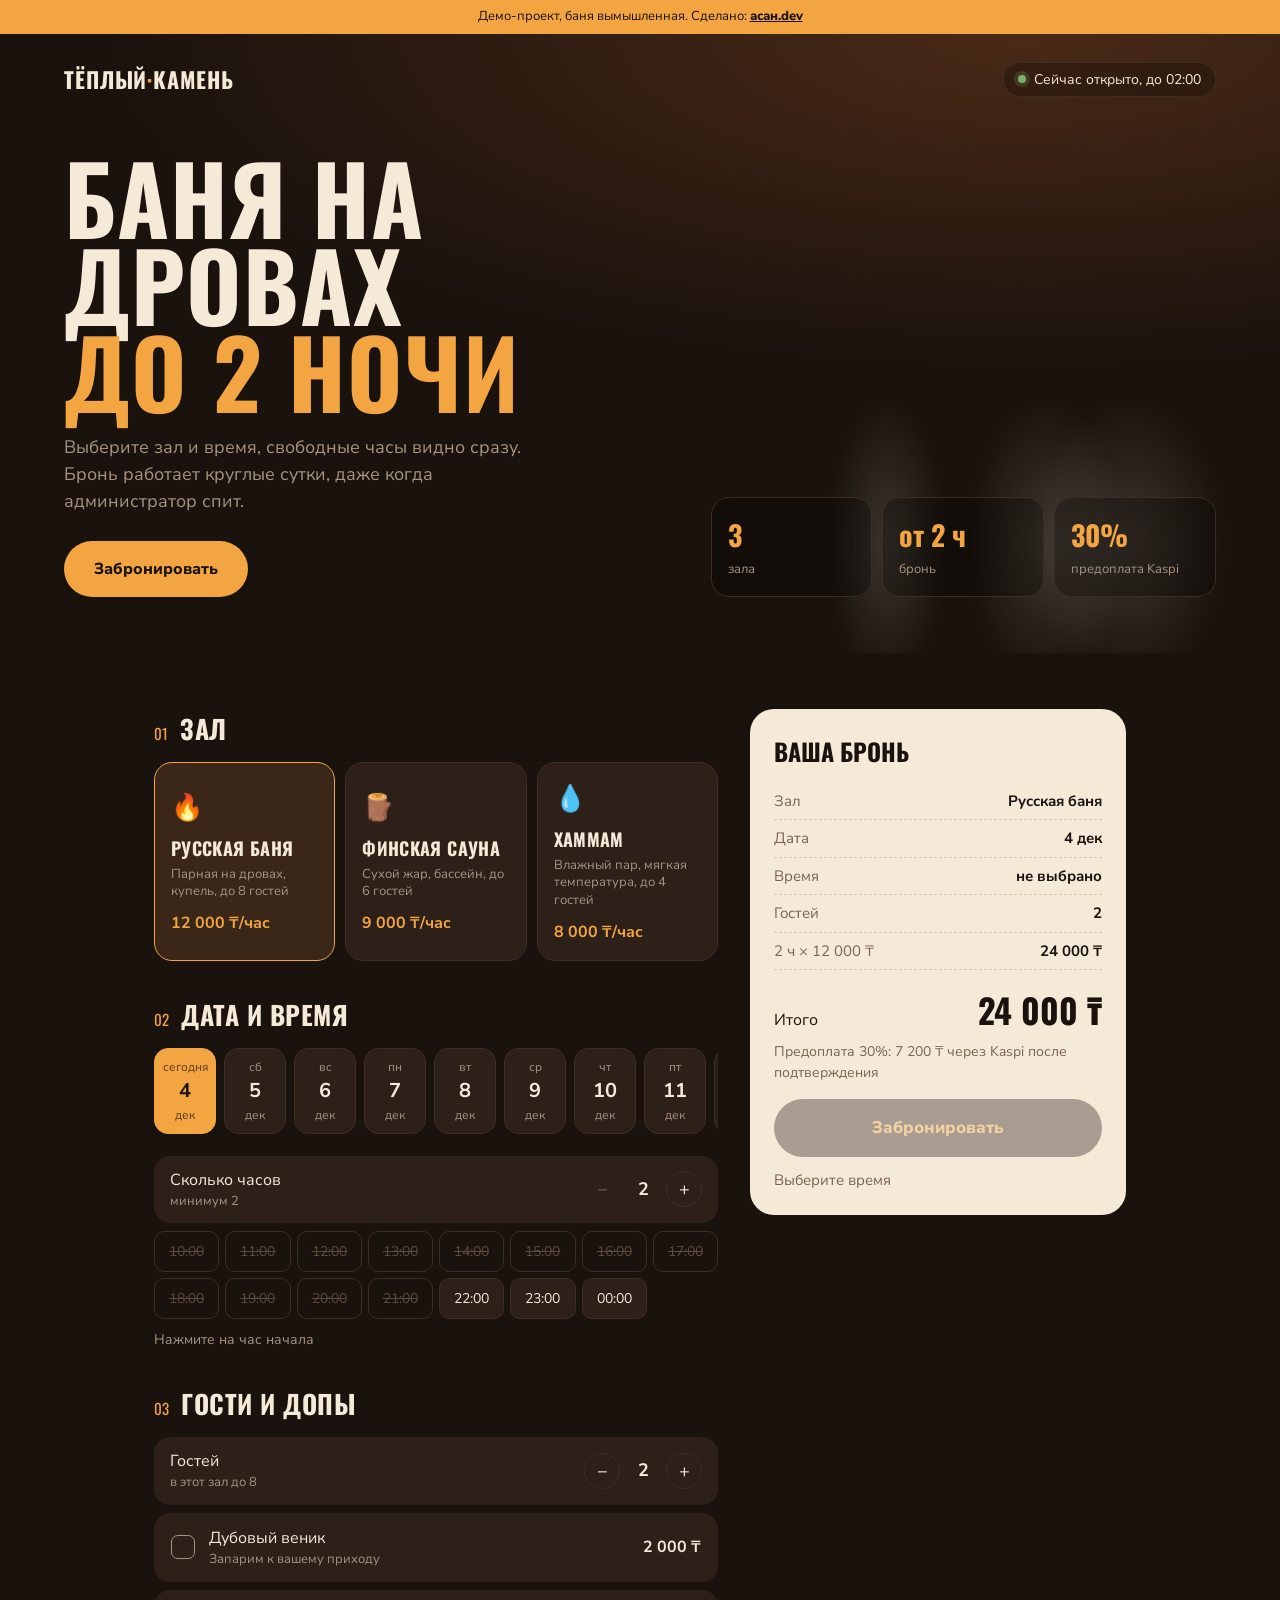
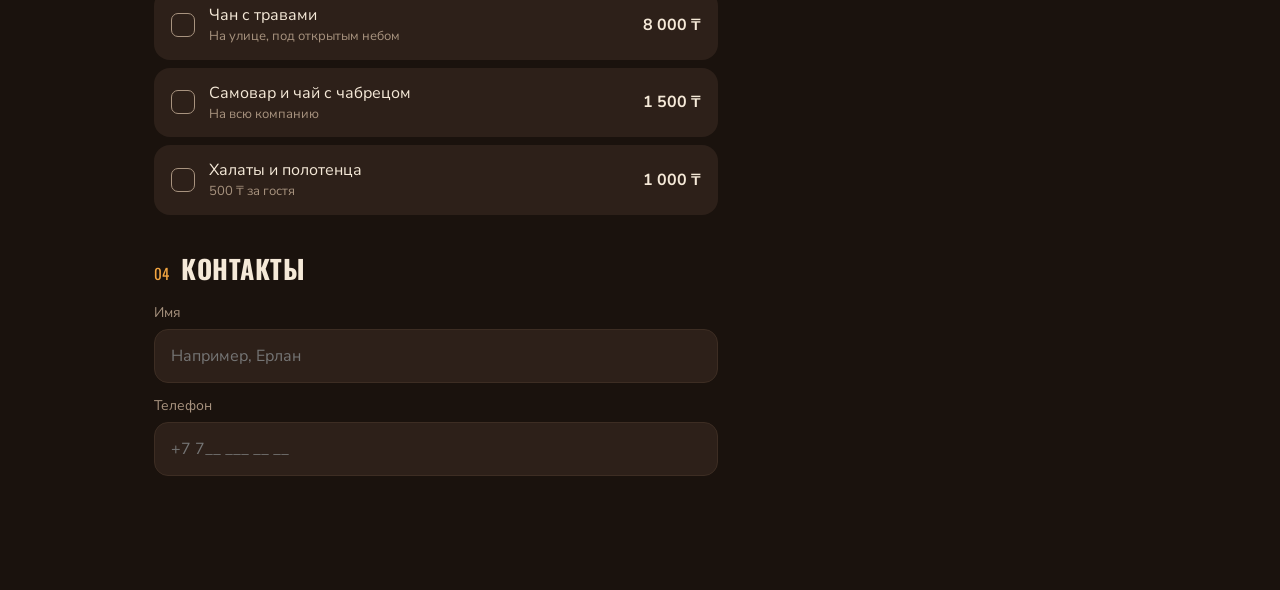
<file: demos/banya/index.html>
<!doctype html>
<html lang="ru">
<head>
<meta charset="utf-8">
<meta name="viewport" content="width=device-width, initial-scale=1">
<title>Баня «Тёплый камень», бронь онлайн (демо)</title>
<link rel="preconnect" href="https://fonts.googleapis.com">
<link rel="preconnect" href="https://fonts.gstatic.com" crossorigin>
<link href="https://fonts.googleapis.com/css2?family=Oswald:wght@500;700&family=Nunito+Sans:wght@400;600;800&display=swap" rel="stylesheet">
<style>
  :root { --bg:#1a120d; --bg-2:#241913; --card:#2d2019; --line:#3d2d23; --amber:#f2a541; --ember:#e2562c; --cream:#f5e9d8; --muted:#a8937f; --green:#7fb069; }
  * { box-sizing:border-box; }
  body { margin:0; background:var(--bg); color:var(--cream); font:400 16px/1.5 'Nunito Sans',system-ui,sans-serif; }
  button { font:inherit; cursor:pointer; color:inherit; }
  h1, h2, h3 { font-family:'Oswald',sans-serif; text-transform:uppercase; margin:0; }
  .demo-bar { background:var(--amber); color:var(--bg); text-align:center; font-size:13px; padding:7px 12px; }
  .demo-bar a { color:inherit; font-weight:800; }

  /* Первый экран */
  .hero { position:relative; overflow:hidden; padding:28px clamp(20px,5vw,64px) 56px; background:radial-gradient(120% 90% at 80% 0%, #4a2a17 0%, var(--bg) 60%); }
  .top { display:flex; justify-content:space-between; align-items:center; gap:16px; flex-wrap:wrap; }
  .logo { font-family:'Oswald',sans-serif; font-weight:700; font-size:22px; letter-spacing:.04em; text-transform:uppercase; }
  .logo span { color:var(--amber); }
  .open-now { display:inline-flex; align-items:center; gap:8px; font-size:14px; border:1px solid var(--line); border-radius:99px; padding:6px 14px; background:rgba(0,0,0,.25); }
  .open-now i { width:8px; height:8px; border-radius:50%; background:var(--green); box-shadow:0 0 0 4px rgba(127,176,105,.2); }
  .open-now.night i { background:var(--amber); box-shadow:0 0 0 4px rgba(242,165,65,.2); }
  .hero-body { display:grid; grid-template-columns:1.2fr 1fr; gap:40px; align-items:end; margin-top:56px; position:relative; z-index:1; }
  .hero h1 { font-size:clamp(44px,7.4vw,108px); line-height:.92; letter-spacing:.01em; }
  .hero h1 em { font-style:normal; color:var(--amber); }
  .hero p { color:var(--muted); font-size:18px; max-width:30rem; margin:20px 0 0; }
  .facts { display:grid; grid-template-columns:repeat(3,1fr); gap:10px; }
  .fact { background:rgba(0,0,0,.28); border:1px solid var(--line); border-radius:18px; padding:16px; }
  .fact b { display:block; font-family:'Oswald',sans-serif; font-size:28px; color:var(--amber); }
  .fact span { font-size:13px; color:var(--muted); }
  .cta { display:inline-block; margin-top:26px; background:var(--amber); color:var(--bg); border:0; border-radius:99px; padding:16px 30px; font-weight:800; text-decoration:none; }

  /* Пар */
  .steam { position:absolute; bottom:-40px; width:160px; height:300px; border-radius:50%; background:radial-gradient(closest-side, rgba(245,233,216,.16), transparent); filter:blur(8px); animation:rise 7s ease-in infinite; pointer-events:none; }
  .steam.s1 { right:12%; } .steam.s2 { right:26%; animation-delay:2.3s; width:120px; } .steam.s3 { right:4%; animation-delay:4.6s; width:200px; }
  @keyframes rise { 0% { transform:translateY(40px) scale(.7); opacity:0; } 30% { opacity:1; } 100% { transform:translateY(-320px) scale(1.4); opacity:0; } }

  /* Бронь */
  .book { max-width:1100px; margin:0 auto; padding:56px clamp(20px,5vw,64px) 80px; display:grid; grid-template-columns:1.5fr 1fr; gap:32px; align-items:start; }
  .book > * { min-width:0; }  /* иначе лента дат растягивает колонку и всю страницу на телефоне */
  .sec { margin-bottom:34px; }
  .sec-h { display:flex; align-items:baseline; gap:12px; margin-bottom:14px; }
  .sec-h i { font-style:normal; font-family:'Oswald',sans-serif; color:var(--amber); font-size:15px; }
  .sec-h h2 { font-size:26px; letter-spacing:.02em; }
  .rooms { display:grid; grid-template-columns:repeat(3,1fr); gap:10px; }
  .room { text-align:left; background:var(--card); border:1.5px solid var(--line); border-radius:18px; padding:16px; transition:border-color .2s, transform .2s; }
  .room:hover { transform:translateY(-2px); }
  .room.sel { border-color:var(--amber); background:#3a2718; }
  .room .ic { font-size:26px; }
  .room h3 { font-size:18px; margin:8px 0 4px; letter-spacing:.02em; }
  .room small { display:block; color:var(--muted); font-size:13px; line-height:1.35; }
  .room b { display:block; margin-top:10px; color:var(--amber); }

  .days { display:flex; gap:8px; overflow-x:auto; padding-bottom:8px; margin-bottom:14px; scrollbar-width:thin; }
  .day { flex:0 0 62px; border:1.5px solid var(--line); background:var(--card); border-radius:14px; padding:9px 0; text-align:center; }
  .day small { display:block; color:var(--muted); font-size:12px; }
  .day b { font-size:20px; }
  .day.sel { background:var(--amber); color:var(--bg); border-color:var(--amber); }
  .day.sel small { color:#5a3a1c; }
  .hours { display:grid; grid-template-columns:repeat(8,1fr); gap:6px; }
  .hour { border:1.5px solid var(--line); background:var(--card); border-radius:10px; padding:9px 0; font-size:14px; }
  .hour:disabled { color:#5c4a3d; text-decoration:line-through; cursor:not-allowed; background:transparent; }
  .hour.sel { background:var(--amber); color:var(--bg); border-color:var(--amber); font-weight:800; }
  .hour.in { background:#5a3a1c; border-color:#5a3a1c; }
  .hint { color:var(--muted); font-size:14px; margin:10px 0 0; }
  .hint.err { color:var(--ember); }

  .row { display:flex; align-items:center; justify-content:space-between; gap:16px; background:var(--card); border-radius:16px; padding:12px 16px; margin-bottom:8px; }
  .row span small { display:block; color:var(--muted); font-size:13px; }
  .row > b { white-space:nowrap; }
  .stepper { display:flex; align-items:center; gap:12px; }
  .stepper button { width:36px; height:36px; border-radius:50%; border:1.5px solid var(--line); background:transparent; font-size:18px; line-height:1; }
  .stepper button:disabled { opacity:.3; cursor:not-allowed; }
  .stepper b { min-width:22px; text-align:center; font-size:18px; }
  .extra { width:100%; text-align:left; border:1.5px solid transparent; }
  .extra .box { width:24px; height:24px; border-radius:7px; border:1.5px solid var(--muted); display:grid; place-items:center; flex-shrink:0; font-size:14px; }
  .extra.sel { border-color:var(--amber); }
  .extra.sel .box { background:var(--amber); border-color:var(--amber); color:var(--bg); }
  .extra .l { display:flex; gap:14px; align-items:center; }

  label { display:block; color:var(--muted); font-size:14px; margin:12px 0 6px; }
  input { width:100%; background:var(--card); border:1.5px solid var(--line); border-radius:14px; padding:14px 16px; color:var(--cream); font:inherit; }
  input:focus { outline:none; border-color:var(--amber); }

  /* Чек */
  .check { position:sticky; top:20px; background:var(--cream); color:var(--bg); border-radius:24px; padding:24px; }
  .check h2 { font-size:24px; margin-bottom:14px; }
  .line { display:flex; justify-content:space-between; gap:12px; padding:7px 0; border-bottom:1px dashed #d8c6ad; font-size:15px; }
  .line span { color:#7a6450; }
  .total { display:flex; justify-content:space-between; align-items:baseline; margin-top:14px; }
  .total b { font-family:'Oswald',sans-serif; font-size:34px; }
  .pre { font-size:14px; color:#7a6450; margin:6px 0 16px; }
  .go { width:100%; background:var(--bg); color:var(--amber); border:0; border-radius:99px; padding:16px; font-weight:800; font-size:17px; }
  .go:disabled { opacity:.35; cursor:not-allowed; }
  .empty { color:#7a6450; font-size:15px; }

  /* Готово */
  .modal { position:fixed; inset:0; background:rgba(10,6,4,.75); display:none; place-items:center; padding:20px; z-index:10; }
  .modal.on { display:grid; animation:fade .3s ease; }
  .modal-box { background:var(--bg-2); border:1px solid var(--line); border-radius:24px; padding:28px; max-width:440px; width:100%; }
  .done-ic { width:60px; height:60px; border-radius:50%; background:var(--green); color:var(--bg); display:grid; place-items:center; font-size:28px; margin-bottom:14px; }
  .modal-box h2 { font-size:30px; }
  .modal-box p { color:var(--muted); }
  .wa { background:#16251a; border:1px solid #2c4a33; border-radius:16px; padding:16px; white-space:pre-wrap; font-size:14px; margin:14px 0 18px; }
  .modal-box .go { background:var(--amber); color:var(--bg); }
  @keyframes fade { from { opacity:0; } }

  @media (max-width:860px) {
    .hero-body { grid-template-columns:1fr; gap:28px; margin-top:40px; }
    .book { grid-template-columns:1fr; padding-top:40px; }
    .check { position:static; }
    .rooms { grid-template-columns:1fr; }
    .room { display:grid; grid-template-columns:auto 1fr auto; gap:4px 14px; align-items:center; }
    .room .ic { grid-row:span 2; }
    .room h3 { margin:0; }
    .room b { margin:0; grid-row:1 / span 2; grid-column:3; }
    .hours { grid-template-columns:repeat(4,1fr); }
  }
</style>
</head>
<body>
<div class="demo-bar">Демо-проект, баня вымышленная. Сделано: <a href="../../">асан.dev</a></div>

<header class="hero">
  <div class="steam s1"></div><div class="steam s2"></div><div class="steam s3"></div>
  <div class="top">
    <div class="logo">Тёплый<span>·</span>камень</div>
    <div class="open-now" id="openNow"><i></i><span></span></div>
  </div>
  <div class="hero-body">
    <div>
      <h1>Баня на дровах<br><em>до 2 ночи</em></h1>
      <p>Выберите зал и время, свободные часы видно сразу. Бронь работает круглые сутки, даже когда администратор спит.</p>
      <a class="cta" href="#book">Забронировать</a>
    </div>
    <div class="facts">
      <div class="fact"><b>3</b><span>зала</span></div>
      <div class="fact"><b>от 2 ч</b><span>бронь</span></div>
      <div class="fact"><b>30%</b><span>предоплата Kaspi</span></div>
    </div>
  </div>
</header>

<main class="book" id="book">
  <div>
    <section class="sec">
      <div class="sec-h"><i>01</i><h2>Зал</h2></div>
      <div class="rooms" id="rooms"></div>
    </section>
    <section class="sec">
      <div class="sec-h"><i>02</i><h2>Дата и время</h2></div>
      <div class="days" id="days"></div>
      <div class="row">
        <span>Сколько часов<small>минимум 2</small></span>
        <div class="stepper"><button id="durMinus" aria-label="Меньше часов">−</button><b id="dur">2</b><button id="durPlus" aria-label="Больше часов">+</button></div>
      </div>
      <div class="hours" id="hours"></div>
      <p class="hint" id="hint">Нажмите на час начала</p>
    </section>
    <section class="sec">
      <div class="sec-h"><i>03</i><h2>Гости и допы</h2></div>
      <div class="row">
        <span>Гостей<small id="capNote"></small></span>
        <div class="stepper"><button id="gMinus" aria-label="Меньше гостей">−</button><b id="guests">2</b><button id="gPlus" aria-label="Больше гостей">+</button></div>
      </div>
      <div id="extras"></div>
    </section>
    <section class="sec">
      <div class="sec-h"><i>04</i><h2>Контакты</h2></div>
      <label for="nm">Имя</label><input id="nm" placeholder="Например, Ерлан" autocomplete="name">
      <label for="ph">Телефон</label><input id="ph" inputmode="tel" placeholder="+7 7__ ___ __ __" autocomplete="tel">
    </section>
  </div>

  <aside class="check" id="check"></aside>
</main>

<div class="modal" id="modal"><div class="modal-box" id="modalBox"></div></div>

<script>
const ROOMS = [
  { name:'Русская баня', ic:'🔥', note:'Парная на дровах, купель, до 8 гостей', price:12000, cap:8 },
  { name:'Финская сауна', ic:'🪵', note:'Сухой жар, бассейн, до 6 гостей', price:9000, cap:6 },
  { name:'Хаммам', ic:'💧', note:'Влажный пар, мягкая температура, до 4 гостей', price:8000, cap:4 }
];
const EXTRAS = [
  { name:'Дубовый веник', note:'Запарим к вашему приходу', price:2000 },
  { name:'Чан с травами', note:'На улице, под открытым небом', price:8000 },
  { name:'Самовар и чай с чабрецом', note:'На всю компанию', price:1500 },
  { name:'Халаты и полотенца', note:'500 ₸ за гостя', price:500, perGuest:true }
];
// Часы начала: с 10:00 до 00:00, баня закрывается в 2 ночи
const HOURS = [10,11,12,13,14,15,16,17,18,19,20,21,22,23,24];
const CLOSE = 26;
const DOW = ['вс','пн','вт','ср','чт','пт','сб'];
const MON = ['янв','фев','мар','апр','мая','июн','июл','авг','сен','окт','ноя','дек'];
const fmt = n => n.toLocaleString('ru-RU') + ' ₸';
const hh = h => String(h % 24).padStart(2, '0') + ':00';

const st = { room:0, day:0, start:null, dur:2, guests:2, extras:new Set(), name:'', phone:'' };
const days = Array.from({ length:14 }, (_, i) => { const d = new Date(); d.setDate(d.getDate() + i); return d; });

// «Занятые» часы: зависят от даты и зала, чтобы картинка не прыгала при каждом клике
function busy(h) {
  if (st.day === 0) {
    const now = new Date().getHours();
    if (now < 3) { if (h < 10) return true; } else if (h <= now) return true;
  }
  const seed = (st.day * 17 + h * 5 + st.room * 11) % 9;
  return seed < 2 || (h >= 18 && h <= 21 && seed < 4);
}
function fits(start) {
  if (start + st.dur > CLOSE) return false;
  for (let h = start; h < start + st.dur; h++) if (HOURS.includes(h) && busy(h)) return false;  // 01:00 начала нет, этот час всегда свободен
  return true;
}

function renderOpen() {
  const h = new Date().getHours();
  const open = h >= 10 || h < 2;
  const el = document.getElementById('openNow');
  el.classList.toggle('night', !open);
  el.querySelector('span').textContent = open ? 'Сейчас открыто, до 02:00' : 'Сейчас закрыто, но бронь работает';
}

function renderRooms() {
  rooms.innerHTML = ROOMS.map((r, i) =>
    `<button class="room ${st.room === i ? 'sel' : ''}" data-room="${i}"><span class="ic">${r.ic}</span><h3>${r.name}</h3><small>${r.note}</small><b>${fmt(r.price)}/час</b></button>`).join('');
}
function renderDays() {
  daysEl.innerHTML = days.map((d, i) =>
    `<button class="day ${st.day === i ? 'sel' : ''}" data-day="${i}"><small>${i === 0 ? 'сегодня' : DOW[d.getDay()]}</small><b>${d.getDate()}</b><small>${MON[d.getMonth()]}</small></button>`).join('');
}
function renderHours() {
  let lost = null;
  if (st.start !== null && !fits(st.start)) { lost = st.start; st.start = null; }
  hoursEl.innerHTML = HOURS.map(h => {
    const inRange = st.start !== null && h > st.start && h < st.start + st.dur;
    const cls = h === st.start ? 'sel' : inRange ? 'in' : '';
    return `<button class="hour ${cls}" data-h="${h}" ${busy(h) ? 'disabled' : ''}>${hh(h)}</button>`;
  }).join('');
  dur.textContent = st.dur;
  durMinus.disabled = st.dur <= 2;
  durPlus.disabled = st.dur >= 6;
  hint.classList.toggle('err', lost !== null);
  hint.textContent = lost !== null ? `С ${hh(lost)} на ${st.dur} ч уже не влезает, выберите другое время`
    : st.start === null ? 'Нажмите на час начала' : `С ${hh(st.start)} до ${hh(st.start + st.dur)}`;
}
function renderGuests() {
  const cap = ROOMS[st.room].cap;
  if (st.guests > cap) st.guests = cap;
  guests.textContent = st.guests;
  capNote.textContent = `в этот зал до ${cap}`;
  gMinus.disabled = st.guests <= 1;
  gPlus.disabled = st.guests >= cap;
}
function renderExtras() {
  extras.innerHTML = EXTRAS.map((x, i) =>
    `<button class="row extra ${st.extras.has(i) ? 'sel' : ''}" data-x="${i}"><span class="l"><span class="box">${st.extras.has(i) ? '✓' : ''}</span><span>${x.name}<small>${x.note}</small></span></span><b>${x.perGuest ? fmt(x.price * st.guests) : fmt(x.price)}</b></button>`).join('');
}
function total() {
  let sum = ROOMS[st.room].price * st.dur;
  st.extras.forEach(i => { const x = EXTRAS[i]; sum += x.perGuest ? x.price * st.guests : x.price; });
  return sum;
}
function ready() {
  return st.start !== null && st.name.trim().length > 1 && st.phone.replace(/\D/g, '').length === 11;
}
function renderCheck() {
  const r = ROOMS[st.room], d = days[st.day];
  const lines = [
    ['Зал', r.name],
    ['Дата', `${d.getDate()} ${MON[d.getMonth()]}`],
    ['Время', st.start === null ? 'не выбрано' : `${hh(st.start)}–${hh(st.start + st.dur)}`],
    ['Гостей', st.guests],
    [`${st.dur} ч × ${fmt(r.price)}`, fmt(r.price * st.dur)]
  ];
  st.extras.forEach(i => { const x = EXTRAS[i]; lines.push([x.name, fmt(x.perGuest ? x.price * st.guests : x.price)]); });
  const sum = total();
  check.innerHTML = `<h2>Ваша бронь</h2>
    ${lines.map(([a, b]) => `<div class="line"><span>${a}</span><b>${b}</b></div>`).join('')}
    <div class="total"><span>Итого</span><b>${fmt(sum)}</b></div>
    <p class="pre">Предоплата 30%: ${fmt(Math.round(sum * 0.3 / 100) * 100)} через Kaspi после подтверждения</p>
    <button class="go" id="go" ${ready() ? '' : 'disabled'}>Забронировать</button>
    ${ready() ? '' : `<p class="empty" style="margin:12px 0 0">${st.start === null ? 'Выберите время' : 'Оставьте имя и телефон'}</p>`}`;
}
function renderAll() { renderRooms(); renderDays(); renderHours(); renderGuests(); renderExtras(); renderCheck(); }

const daysEl = document.getElementById('days'), hoursEl = document.getElementById('hours');

rooms.onclick = e => { const b = e.target.closest('[data-room]'); if (!b) return; st.room = +b.dataset.room; renderAll(); };
daysEl.onclick = e => { const b = e.target.closest('[data-day]'); if (!b) return; st.day = +b.dataset.day; st.start = null; renderAll(); };
hoursEl.onclick = e => {
  const b = e.target.closest('[data-h]'); if (!b || b.disabled) return;
  const h = +b.dataset.h;
  if (!fits(h)) {
    st.start = null; renderHours(); renderCheck();
    hint.classList.add('err');
    hint.textContent = h + st.dur > CLOSE ? `С ${hh(h)} на ${st.dur} ч не успеем, закрываемся в 02:00` : `С ${hh(h)} на ${st.dur} ч не получится, дальше занято`;
    return;
  }
  st.start = h; renderHours(); renderCheck();
};
durMinus.onclick = () => { st.dur = Math.max(2, st.dur - 1); renderHours(); renderCheck(); };
durPlus.onclick = () => { st.dur = Math.min(6, st.dur + 1); renderHours(); renderCheck(); };  // если не влезает, время сбрасывается в renderHours
gMinus.onclick = () => { st.guests--; renderGuests(); renderExtras(); renderCheck(); };
gPlus.onclick = () => { st.guests++; renderGuests(); renderExtras(); renderCheck(); };
extras.onclick = e => { const b = e.target.closest('[data-x]'); if (!b) return; const i = +b.dataset.x; st.extras.has(i) ? st.extras.delete(i) : st.extras.add(i); renderExtras(); renderCheck(); };
nm.oninput = () => { st.name = nm.value; renderCheck(); };
ph.oninput = () => {
  let d = ph.value.replace(/\D/g, ''); if (d.startsWith('8')) d = '7' + d.slice(1); if (d && !d.startsWith('7')) d = '7' + d; d = d.slice(0, 11);
  const p = [d.slice(1, 4), d.slice(4, 7), d.slice(7, 9), d.slice(9, 11)];
  ph.value = d ? '+7 ' + p.filter(Boolean).join(' ') : '';
  st.phone = ph.value; renderCheck();
};

check.onclick = e => {
  if (!e.target.closest('#go') || !ready()) return;
  const r = ROOMS[st.room], d = days[st.day], sum = total();
  const ex = [...st.extras].map(i => EXTRAS[i].name).join(', ');
  const text = `Новая бронь 🔥\n${r.name}, ${d.getDate()} ${MON[d.getMonth()]}, ${hh(st.start)}–${hh(st.start + st.dur)}\nГостей: ${st.guests}${ex ? `\nДопы: ${ex}` : ''}\nСумма: ${fmt(sum)}\nКлиент: ${st.name}, ${st.phone}`;
  const h = new Date().getHours(), night = h >= 2 && h < 10;
  modalBox.innerHTML = `<div class="done-ic">✓</div><h2>Бронь принята</h2>
    <p>${night ? 'Сейчас ночь, но заявка уже у администратора. Утром он подтвердит бронь и пришлет ссылку на предоплату.' : 'Администратор подтвердит бронь и пришлет ссылку на предоплату в Kaspi.'} В настоящем сайте владелец сразу получит в WhatsApp такое сообщение:</p>
    <div class="wa">${text.replace(/</g, '&lt;')}</div>
    <button class="go" id="again">Понятно</button>`;
  modal.classList.add('on');
};
modal.onclick = e => { if (e.target.id === 'again' || e.target === modal) modal.classList.remove('on'); };

renderOpen();
renderAll();
</script>
</body>
</html>
</file>
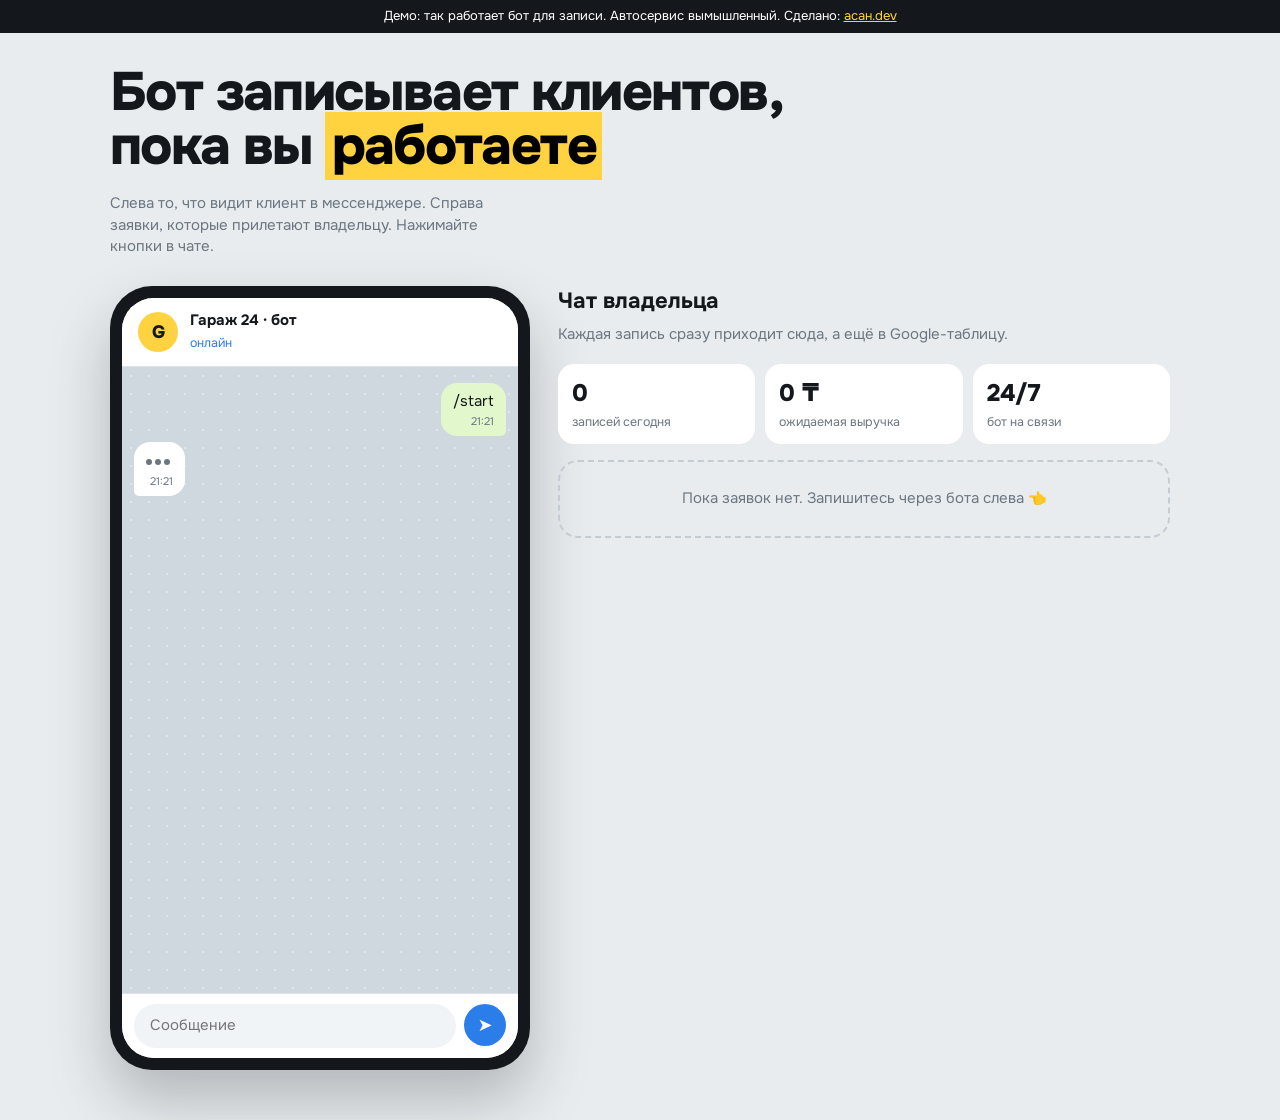
<file: demos/bot/index.html>
<!doctype html>
<html lang="ru">
<head>
<meta charset="utf-8">
<meta name="viewport" content="width=device-width, initial-scale=1">
<title>Бот записи в автосервис (демо)</title>
<link rel="preconnect" href="https://fonts.googleapis.com">
<link rel="preconnect" href="https://fonts.gstatic.com" crossorigin>
<link href="https://fonts.googleapis.com/css2?family=Onest:wght@400;500;600;800&display=swap" rel="stylesheet">
<style>
  :root { --bg:#e8ecef; --ink:#14181c; --muted:#6b7680; --yellow:#ffd23f; --chat:#cfd8df; --me:#e2f7cb; --bot:#fff; --key:#ffffff; --accent:#2b7de9; }
  * { box-sizing:border-box; }
  body { margin:0; background:var(--bg); color:var(--ink); font:400 15px/1.45 'Onest',system-ui,sans-serif; }
  button { font:inherit; cursor:pointer; }
  .demo-bar { background:var(--ink); color:#fff; text-align:center; font-size:13px; padding:7px 12px; }
  .demo-bar a { color:var(--yellow); }
  .top { max-width:1100px; margin:0 auto; padding:32px 20px 18px; display:flex; justify-content:space-between; align-items:end; gap:20px; flex-wrap:wrap; }
  .top h1 { margin:0; font-size:clamp(30px,4.6vw,54px); font-weight:800; letter-spacing:-.03em; line-height:1; }
  .top h1 mark { background:var(--yellow); padding:0 .12em; }
  .top p { margin:0; max-width:24rem; color:var(--muted); }

  .stage { max-width:1100px; margin:0 auto; padding:10px 20px 50px; display:grid; grid-template-columns:420px 1fr; gap:28px; align-items:start; }
  .phone { background:var(--ink); border-radius:42px; padding:12px; box-shadow:0 30px 60px rgba(20,24,28,.25); }
  .screen { border-radius:32px; overflow:hidden; height:min(760px, calc(100vh - 140px)); min-height:560px; display:flex; flex-direction:column; background:var(--chat); }
  .head { background:#fff; padding:12px 16px; display:flex; align-items:center; gap:12px; border-bottom:1px solid #dde3e8; }
  .head .av { width:40px; height:40px; border-radius:50%; background:var(--yellow); display:grid; place-items:center; font-weight:800; font-size:18px; }
  .head b { display:block; }
  .head small { color:var(--accent); }
  .msgs { flex:1; overflow-y:auto; padding:16px 12px; display:flex; flex-direction:column; gap:6px;
    background-image:radial-gradient(rgba(255,255,255,.35) 1.5px, transparent 1.5px); background-size:18px 18px; }
  .m { max-width:82%; padding:8px 12px 6px; border-radius:16px; white-space:pre-wrap; animation:pop .25s ease; position:relative; }
  .m.bot { background:var(--bot); align-self:flex-start; border-bottom-left-radius:5px; }
  .m.me { background:var(--me); align-self:flex-end; border-bottom-right-radius:5px; }
  .m time { display:block; text-align:right; font-size:11px; color:var(--muted); margin-top:2px; }
  .m.typing { color:var(--muted); }
  .dots span { display:inline-block; width:6px; height:6px; border-radius:50%; background:var(--muted); margin-right:3px; animation:blink 1s infinite; }
  .dots span:nth-child(2) { animation-delay:.2s; } .dots span:nth-child(3) { animation-delay:.4s; }
  @keyframes blink { 50% { opacity:.25; } }
  @keyframes pop { from { transform:scale(.92) translateY(6px); opacity:0; } }
  .keys { display:grid; gap:6px; align-self:flex-start; width:82%; animation:pop .25s ease; }
  .keys.two { grid-template-columns:1fr 1fr; }
  .keys button { background:rgba(255,255,255,.75); border:0; border-radius:12px; padding:10px 8px; font-weight:500; color:var(--accent); backdrop-filter:blur(4px); }
  .keys button:hover { background:#fff; }
  .keys button:disabled { opacity:.45; cursor:default; }
  .input { background:#fff; padding:10px 12px; display:flex; gap:8px; border-top:1px solid #dde3e8; }
  .input input { flex:1; border:0; background:#f1f4f6; border-radius:99px; padding:11px 16px; font:inherit; }
  .input input:focus { outline:2px solid var(--accent); }
  .input button { width:42px; height:42px; border-radius:50%; border:0; background:var(--accent); color:#fff; font-size:18px; }

  .owner { position:sticky; top:20px; }
  .owner h2 { margin:0 0 6px; font-size:22px; }
  .owner > p { margin:0 0 18px; color:var(--muted); }
  .feed { display:grid; gap:12px; }
  .card { background:#fff; border-radius:20px; padding:16px 18px; border-left:6px solid var(--yellow); animation:pop .3s ease; white-space:pre-wrap; }
  .card b { display:block; margin-bottom:4px; }
  .card small { color:var(--muted); }
  .empty { border:2px dashed #c3ccd3; border-radius:20px; padding:26px; color:var(--muted); text-align:center; }
  .stats { display:grid; grid-template-columns:repeat(3,1fr); gap:10px; margin-bottom:16px; }
  .stats div { background:#fff; border-radius:16px; padding:12px 14px; }
  .stats b { display:block; font-size:24px; font-weight:800; }
  .stats small { color:var(--muted); }

  @media (max-width:900px) {
    .stage { grid-template-columns:1fr; }
    .phone { border-radius:30px; padding:8px; }
    .screen { border-radius:24px; height:72vh; min-height:480px; }
    .owner { position:static; }
  }
</style>
</head>
<body>
<div class="demo-bar">Демо: так работает бот для записи. Автосервис вымышленный. Сделано: <a href="../../">асан.dev</a></div>

<div class="top">
  <h1>Бот записывает клиентов,<br>пока вы <mark>работаете</mark></h1>
  <p>Слева то, что видит клиент в мессенджере. Справа заявки, которые прилетают владельцу. Нажимайте кнопки в чате.</p>
</div>

<div class="stage">
  <div class="phone"><div class="screen">
    <div class="head"><div class="av">G</div><div><b>Гараж 24 · бот</b><small>онлайн</small></div></div>
    <div class="msgs" id="msgs"></div>
    <form class="input" id="form"><input id="inp" placeholder="Сообщение" autocomplete="off"><button aria-label="Отправить">➤</button></form>
  </div></div>

  <section class="owner">
    <h2>Чат владельца</h2>
    <p>Каждая запись сразу приходит сюда, а ещё в Google-таблицу.</p>
    <div class="stats"><div><b id="sToday">0</b><small>записей сегодня</small></div><div><b id="sSum">0 ₸</b><small>ожидаемая выручка</small></div><div><b>24/7</b><small>бот на связи</small></div></div>
    <div class="feed" id="feed"><div class="empty">Пока заявок нет. Запишитесь через бота слева 👈</div></div>
  </section>
</div>

<script>
const SERVICES = { 'Замена масла':15000, 'Диагностика ходовой':8000, 'Шиномонтаж':12000, 'Компьютерная диагностика':10000 };
const CARS = ['Toyota','Hyundai','Kia','Lexus','Chevrolet','Другая'];
const st = {}; let wait = null; let count = 0, sum = 0;
const now = () => new Date().toTimeString().slice(0,5);
const esc = s => String(s).replace(/</g,'&lt;');
const fmt = n => n.toLocaleString('ru-RU') + ' ₸';

function add(cls, html) {
  const d = document.createElement('div'); d.className = 'm ' + cls; d.innerHTML = html + `<time>${now()}</time>`;
  msgs.appendChild(d); msgs.scrollTop = msgs.scrollHeight; return d;
}
function lockKeys() { msgs.querySelectorAll('.keys button').forEach(b => b.disabled = true); }
function keys(list, two) {
  const k = document.createElement('div'); k.className = 'keys' + (two ? ' two' : '');
  list.forEach(([label, fn]) => { const b = document.createElement('button'); b.textContent = label; b.onclick = () => { lockKeys(); me(label); fn(); }; k.appendChild(b); });
  msgs.appendChild(k); msgs.scrollTop = msgs.scrollHeight;
}
function me(t) { add('me', esc(t)); }
function bot(text, then) {
  const t = add('bot typing', '<span class="dots"><span></span><span></span><span></span></span>');
  setTimeout(() => { t.remove(); add('bot', text); then && then(); }, 650 + Math.min(text.length * 8, 700));
}

function menu() {
  bot('Чем помочь? 👇', () => keys([
    ['📅 Записаться', askCar], ['💰 Цены', prices], ['📍 Адрес и часы', address], ['🔧 Статус ремонта', status]
  ], true));
}
function prices() {
  bot(Object.entries(SERVICES).map(([n,p]) => `• ${n} — ${fmt(p)}`).join('\n') + '\n\nТочная цена зависит от машины, мастер скажет на месте.', menu);
}
function address() { bot('📍 ул. Примерная, 24 (за заправкой)\n🕘 Каждый день 9:00–21:00\n🅿️ Есть парковка', menu); }
function status() {
  bot('Напишите госномер машины, проверю 🔍', () => { wait = num => bot(`Машина ${esc(num.toUpperCase())}: ремонт закончен ✅\nМожно забирать до 21:00.`, menu); });
}
function askCar() { bot('Какая у вас машина?', () => keys(CARS.map(c => [c, () => { st.car = c; askService(); }]), true)); }
function askService() { bot('Что нужно сделать?', () => keys(Object.keys(SERVICES).map(s => [s, () => { st.service = s; askDay(); }]))); }
function askDay() {
  const opts = [0,1,2].map(i => { const d = new Date(); d.setDate(d.getDate() + i); return [i === 0 ? 'Сегодня' : i === 1 ? 'Завтра' : d.toLocaleDateString('ru-RU',{ day:'numeric', month:'long' }), d]; });
  bot('На какой день?', () => keys(opts.map(([l, d]) => [l, () => { st.day = l; askTime(); }]), true));
}
function askTime() { bot('Свободно такое время:', () => keys(['10:00','12:30','15:00','17:30'].map(t => [t, () => { st.time = t; askPhone(); }]), true)); }
function askPhone() {
  bot('Оставьте номер телефона, чтобы мастер мог связаться. Напишите его в поле ниже 👇', () => {
    const takePhone = ph => {
      const d = ph.replace(/\D/g,'');
      if (d.length < 10) return bot('Похоже, в номере не хватает цифр. Попробуйте ещё раз 🙏', () => { wait = takePhone; });
      st.phone = ph; confirm();
    };
    wait = takePhone;
    inp.placeholder = '+7 7__ ___ __ __'; inp.focus();
  });
}
function confirm() {
  inp.placeholder = 'Сообщение';
  const price = SERVICES[st.service];
  bot(`Готово, вы записаны ✅\n\n🚗 ${st.car}\n🔧 ${st.service}\n📅 ${st.day}, ${st.time}\n💰 от ${fmt(price)}\n\nНапомню за 2 часа до визита.`, () => {
    count++; sum += price; sToday.textContent = count; sSum.textContent = fmt(sum);
    const e = feed.querySelector('.empty'); if (e) e.remove();
    const c = document.createElement('div'); c.className = 'card';
    c.innerHTML = `<b>🆕 Новая запись</b>${esc(st.day)}, ${esc(st.time)} · ${esc(st.service)}\n${esc(st.car)} · ${esc(st.phone)}\n<small>${now()} · из бота</small>`;
    feed.prepend(c);
    setTimeout(menu, 400);
  });
}

form.onsubmit = e => {
  e.preventDefault(); const v = inp.value.trim(); if (!v) return; inp.value = '';
  me(v); lockKeys();
  if (wait) { const fn = wait; wait = null; return fn(v); }
  if (/цен|сколько|стоим/i.test(v)) return prices();
  if (/адрес|где|час|работ/i.test(v)) return address();
  if (/запис/i.test(v)) return askCar();
  bot('Я бот, поэтому лучше понимаю кнопки 🙂', menu);
};

setTimeout(() => {
  add('me', '/start');
  bot('Здравствуйте! Я бот автосервиса «Гараж 24» 🔧\nЗапишу на ремонт, подскажу цены и проверю, готова ли машина.', menu);
}, 400);
</script>
</body>
</html>
</file>
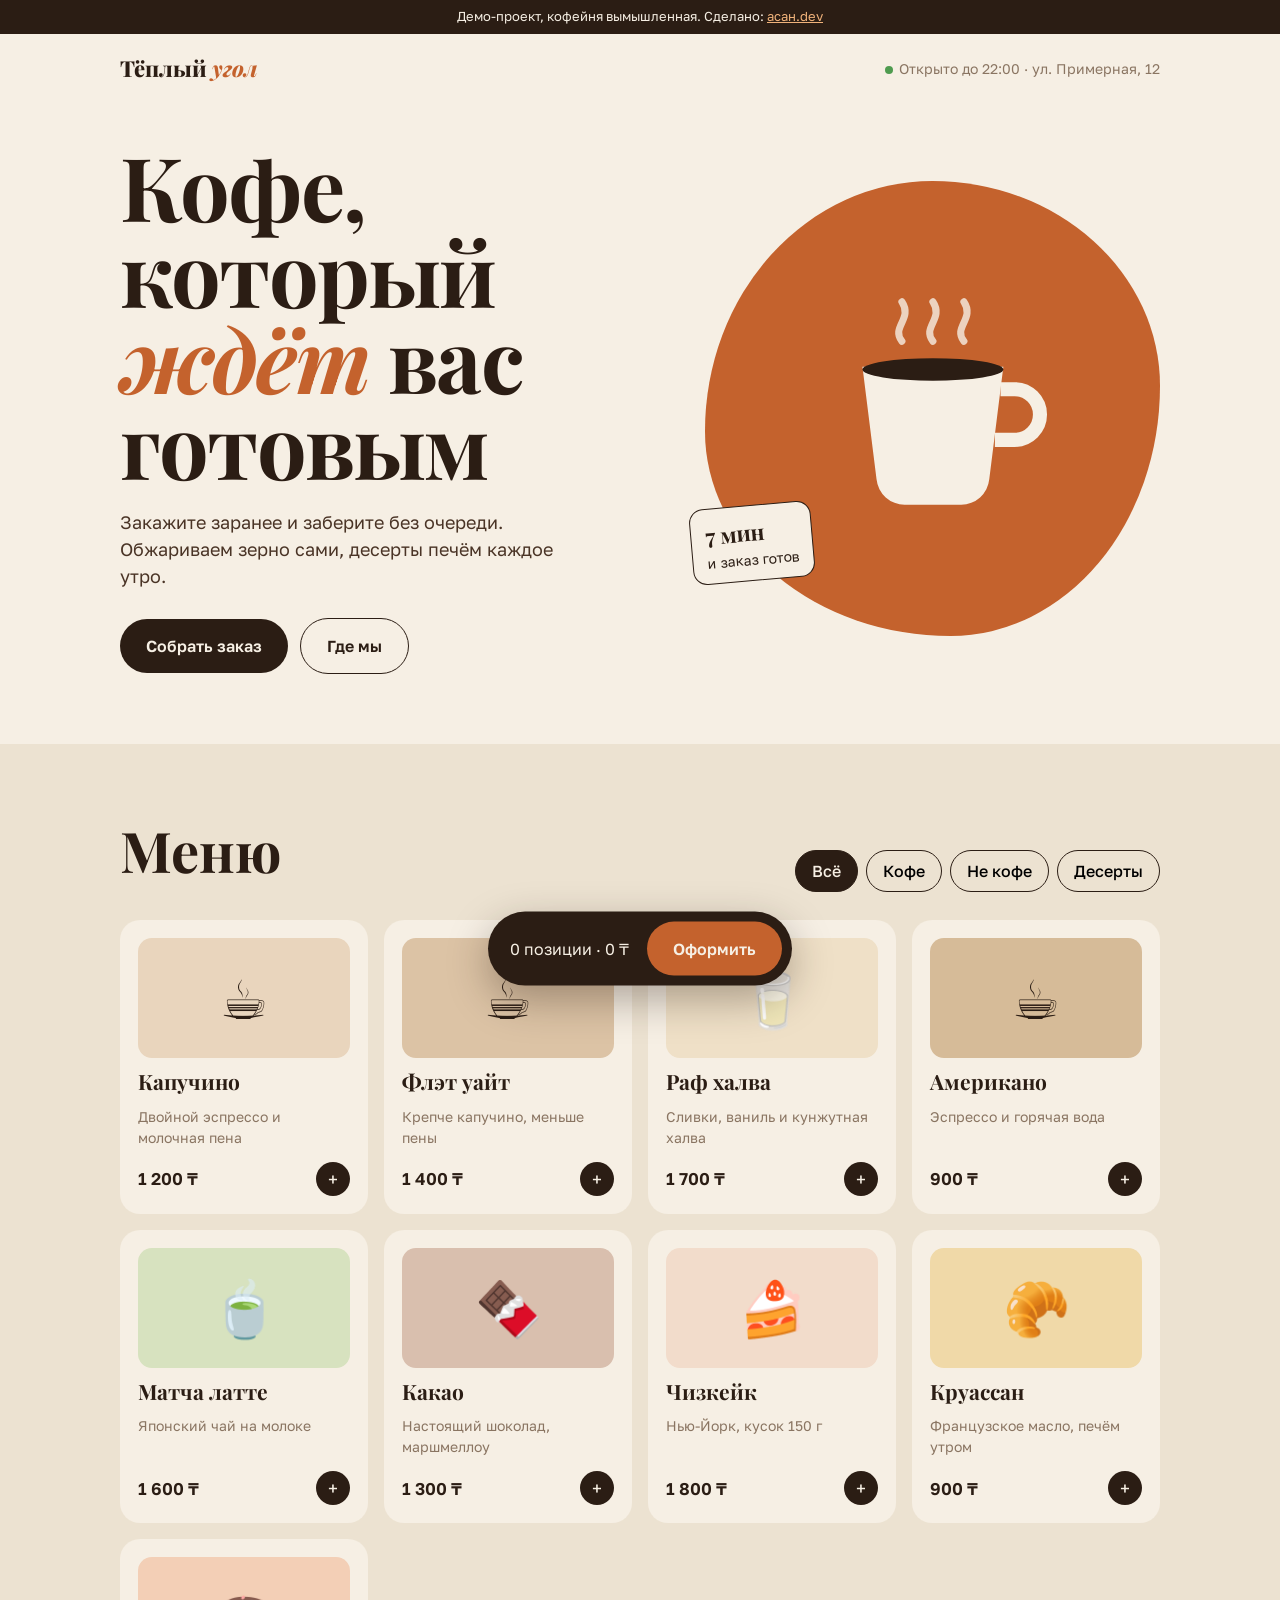
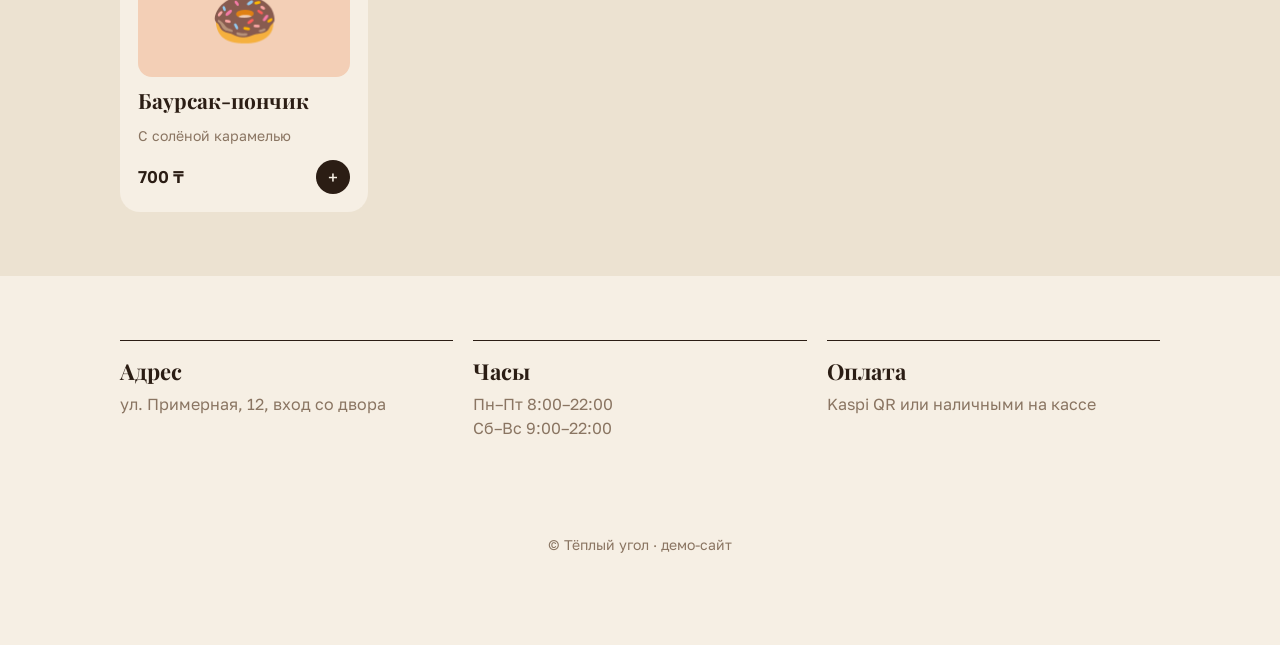
<file: demos/coffee/index.html>
<!doctype html>
<html lang="ru">
<head>
<meta charset="utf-8">
<meta name="viewport" content="width=device-width, initial-scale=1">
<title>Тёплый угол, кофейня (демо)</title>
<link rel="preconnect" href="https://fonts.googleapis.com">
<link rel="preconnect" href="https://fonts.gstatic.com" crossorigin>
<link href="https://fonts.googleapis.com/css2?family=Playfair+Display:ital,wght@0,600;0,800;1,600&family=Golos+Text:wght@400;500;600&display=swap" rel="stylesheet">
<style>
  :root { --cream:#f6efe4; --cream-2:#ece2d1; --bean:#2b1d14; --bean-2:#4a3426; --terra:#c4622d; --muted:#8a7562; }
  * { box-sizing:border-box; }
  body { margin:0; background:var(--cream); color:var(--bean); font:400 16px/1.5 'Golos Text',system-ui,sans-serif; }
  h1,h2,h3 { font-family:'Playfair Display',Georgia,serif; margin:0; }
  button { font:inherit; cursor:pointer; }
  .demo-bar { background:var(--bean); color:var(--cream); text-align:center; font-size:13px; padding:7px 12px; }
  .demo-bar a { color:#f0b27a; }
  .wrap { max-width:1080px; margin:0 auto; padding:0 20px; }

  header.nav { display:flex; justify-content:space-between; align-items:center; padding:18px 0; }
  .brand { font-family:'Playfair Display',serif; font-weight:800; font-size:22px; }
  .brand i { color:var(--terra); font-style:italic; }
  .nav .hours { font-size:14px; color:var(--muted); }
  .open-dot { display:inline-block; width:8px; height:8px; border-radius:50%; background:#4f9b4f; margin-right:6px; }

  .hero { display:grid; grid-template-columns:1.2fr 1fr; gap:40px; align-items:center; padding:40px 0 70px; }
  .hero h1 { font-size:clamp(44px,7vw,88px); line-height:.98; letter-spacing:-.02em; }
  .hero h1 em { color:var(--terra); }
  .hero p { font-size:18px; color:var(--bean-2); max-width:28rem; margin:22px 0 28px; }
  .btn { background:var(--bean); color:var(--cream); border:0; border-radius:99px; padding:15px 26px; font-weight:600; font-size:16px; }
  .btn:hover { background:var(--terra); }
  .btn.ghost { background:transparent; color:var(--bean); border:1.5px solid var(--bean); margin-left:8px; }
  .cup { position:relative; aspect-ratio:1; background:var(--terra); border-radius:50% 50% 46% 54% / 55% 45% 55% 45%; display:grid; place-items:center; }
  .cup svg { width:62%; }
  .steam path { stroke:var(--cream); stroke-width:5; fill:none; stroke-linecap:round; opacity:.8; animation:steam 3s ease-in-out infinite; }
  .steam path:nth-child(2) { animation-delay:.6s; }
  .steam path:nth-child(3) { animation-delay:1.2s; }
  @keyframes steam { 0% { transform:translateY(8px); opacity:0; } 50% { opacity:.9; } 100% { transform:translateY(-14px); opacity:0; } }
  .badge { position:absolute; left:-14px; bottom:12%; background:var(--cream); border:1.5px solid var(--bean); border-radius:14px; padding:10px 14px; font-size:14px; transform:rotate(-5deg); }
  .badge b { display:block; font-family:'Playfair Display',serif; font-size:22px; }

  .menu-sec { background:var(--cream-2); padding:64px 0; }
  .sec-title { display:flex; justify-content:space-between; align-items:end; gap:20px; flex-wrap:wrap; margin-bottom:28px; }
  .sec-title h2 { font-size:clamp(34px,5vw,56px); }
  .tabs { display:flex; gap:8px; flex-wrap:wrap; }
  .tab { border:1.5px solid var(--bean); background:transparent; border-radius:99px; padding:8px 16px; font-weight:500; }
  .tab.on { background:var(--bean); color:var(--cream); }
  .grid { display:grid; grid-template-columns:repeat(auto-fill,minmax(230px,1fr)); gap:16px; }
  .item { background:var(--cream); border-radius:20px; padding:18px; display:flex; flex-direction:column; gap:8px; }
  .item .pic { height:120px; border-radius:14px; display:grid; place-items:center; font-size:54px; }
  .item h3 { font-size:21px; }
  .item p { margin:0; font-size:14px; color:var(--muted); flex:1; }
  .item .row { display:flex; justify-content:space-between; align-items:center; margin-top:6px; }
  .price { font-weight:600; font-size:17px; }
  .qty { display:flex; align-items:center; gap:10px; }
  .qty button { width:34px; height:34px; border-radius:50%; border:0; background:var(--bean); color:var(--cream); font-size:18px; line-height:1; }
  .qty button.minus { background:transparent; color:var(--bean); border:1.5px solid var(--bean); }
  .qty span { min-width:14px; text-align:center; font-weight:600; }

  .info { display:grid; grid-template-columns:repeat(3,1fr); gap:20px; padding:64px 0; }
  .info div { border-top:1.5px solid var(--bean); padding-top:14px; }
  .info b { display:block; font-family:'Playfair Display',serif; font-size:22px; margin-bottom:4px; }
  .info span { color:var(--muted); }

  .cartbar { position:fixed; left:50%; bottom:18px; transform:translate(-50%,140%); transition:transform .35s cubic-bezier(.2,.9,.3,1.2); background:var(--bean); color:var(--cream); border-radius:99px; padding:10px 10px 10px 22px; display:flex; align-items:center; gap:18px; box-shadow:0 14px 40px rgba(43,29,20,.35); z-index:10; width:max-content; max-width:calc(100% - 32px); }
  .cartbar.show { transform:translate(-50%,0); }
  .cartbar .btn { background:var(--terra); }

  .modal-bg { position:fixed; inset:0; background:rgba(43,29,20,.55); display:none; align-items:center; justify-content:center; padding:16px; z-index:20; }
  .modal-bg.show { display:flex; }
  .modal { background:var(--cream); border-radius:24px; padding:26px; width:100%; max-width:440px; max-height:90vh; overflow:auto; }
  .modal h3 { font-size:28px; margin-bottom:14px; }
  .lines { list-style:none; padding:0; margin:0 0 14px; }
  .lines li { display:flex; justify-content:space-between; padding:6px 0; border-bottom:1px dashed #cdbfa9; }
  .total { display:flex; justify-content:space-between; font-weight:600; font-size:18px; margin-bottom:16px; }
  label { display:block; font-size:14px; color:var(--muted); margin:10px 0 4px; }
  input, select { width:100%; padding:12px 14px; border-radius:12px; border:1.5px solid #cdbfa9; background:#fff; font:inherit; }
  .modal .btn { width:100%; margin-top:18px; }
  .wa { background:#e7f7e2; border-radius:16px; padding:14px; white-space:pre-wrap; font-size:14px; margin:12px 0; }
  .close { float:right; background:none; border:0; font-size:26px; line-height:1; color:var(--muted); }
  footer { text-align:center; padding:30px 0 90px; color:var(--muted); font-size:14px; }

  @media (max-width:760px) {
    .hero { grid-template-columns:1fr; padding-top:10px; }
    .cup { max-width:320px; justify-self:center; width:100%; }
    .info { grid-template-columns:1fr; }
    .nav .hours { display:none; }
    .btn.ghost { margin:10px 0 0; }
  }
</style>
</head>
<body>
<div class="demo-bar">Демо-проект, кофейня вымышленная. Сделано: <a href="../../">асан.dev</a></div>

<div class="wrap">
  <header class="nav">
    <div class="brand">Тёплый <i>угол</i></div>
    <div class="hours"><span class="open-dot"></span>Открыто до 22:00 · ул. Примерная, 12</div>
  </header>

  <section class="hero">
    <div>
      <h1>Кофе, который <em>ждёт</em> вас готовым</h1>
      <p>Закажите заранее и заберите без очереди. Обжариваем зерно сами, десерты печём каждое утро.</p>
      <button class="btn" onclick="document.getElementById('menu').scrollIntoView({behavior:'smooth'})">Собрать заказ</button>
      <button class="btn ghost" onclick="document.getElementById('info').scrollIntoView({behavior:'smooth'})">Где мы</button>
    </div>
    <div class="cup">
      <svg viewBox="0 0 200 200" aria-hidden="true">
        <g class="steam"><path d="M78 52c-8-10 8-16 0-28"/><path d="M100 52c-8-10 8-16 0-28"/><path d="M122 52c-8-10 8-16 0-28"/></g>
        <path d="M50 70h100l-10 80a20 20 0 0 1-20 18H80a20 20 0 0 1-20-18z" fill="#f6efe4"/>
        <path d="M148 86h10a18 18 0 0 1 0 36h-14" fill="none" stroke="#f6efe4" stroke-width="10"/>
        <ellipse cx="100" cy="72" rx="50" ry="8" fill="#2b1d14"/>
      </svg>
      <div class="badge"><b>7 мин</b>и заказ готов</div>
    </div>
  </section>
</div>

<section class="menu-sec" id="menu">
  <div class="wrap">
    <div class="sec-title">
      <h2>Меню</h2>
      <div class="tabs" id="tabs"></div>
    </div>
    <div class="grid" id="grid"></div>
  </div>
</section>

<div class="wrap">
  <section class="info" id="info">
    <div><b>Адрес</b><span>ул. Примерная, 12, вход со двора</span></div>
    <div><b>Часы</b><span>Пн–Пт 8:00–22:00<br>Сб–Вс 9:00–22:00</span></div>
    <div><b>Оплата</b><span>Kaspi QR или наличными на кассе</span></div>
  </section>
</div>

<footer>© Тёплый угол · демо-сайт</footer>

<div class="cartbar" id="cartbar">
  <span id="cartinfo">0 позиций · 0 ₸</span>
  <button class="btn" id="checkout">Оформить</button>
</div>

<div class="modal-bg" id="modal">
  <div class="modal" id="modalBody"></div>
</div>

<script>
const MENU = [
  { id:1, cat:'Кофе', name:'Капучино', desc:'Двойной эспрессо и молочная пена', price:1200, pic:'☕', bg:'#e9d5bd' },
  { id:2, cat:'Кофе', name:'Флэт уайт', desc:'Крепче капучино, меньше пены', price:1400, pic:'☕', bg:'#dcc3a5' },
  { id:3, cat:'Кофе', name:'Раф халва', desc:'Сливки, ваниль и кунжутная халва', price:1700, pic:'🥛', bg:'#efe0c7' },
  { id:4, cat:'Кофе', name:'Американо', desc:'Эспрессо и горячая вода', price:900, pic:'☕', bg:'#d6bb98' },
  { id:5, cat:'Не кофе', name:'Матча латте', desc:'Японский чай на молоке', price:1600, pic:'🍵', bg:'#d7e2bf' },
  { id:6, cat:'Не кофе', name:'Какао', desc:'Настоящий шоколад, маршмеллоу', price:1300, pic:'🍫', bg:'#d9bfae' },
  { id:7, cat:'Десерты', name:'Чизкейк', desc:'Нью-Йорк, кусок 150 г', price:1800, pic:'🍰', bg:'#f2dccb' },
  { id:8, cat:'Десерты', name:'Круассан', desc:'Французское масло, печём утром', price:900, pic:'🥐', bg:'#f0d9a8' },
  { id:9, cat:'Десерты', name:'Баурсак-пончик', desc:'С солёной карамелью', price:700, pic:'🍩', bg:'#f3cfb6' }
];
const cats = ['Всё', ...new Set(MENU.map(m => m.cat))];
let cat = 'Всё';
const cart = {};
const fmt = n => n.toLocaleString('ru-RU') + ' ₸';

function renderTabs() {
  tabs.innerHTML = cats.map(c => `<button class="tab ${c===cat?'on':''}" data-c="${c}">${c}</button>`).join('');
}
function renderGrid() {
  grid.innerHTML = MENU.filter(m => cat==='Всё' || m.cat===cat).map(m => `
    <div class="item">
      <div class="pic" style="background:${m.bg}">${m.pic}</div>
      <h3>${m.name}</h3><p>${m.desc}</p>
      <div class="row"><span class="price">${fmt(m.price)}</span>
        <div class="qty">${cart[m.id] ? `<button class="minus" data-d="-1" data-id="${m.id}">−</button><span>${cart[m.id]}</span>` : ''}
        <button data-d="1" data-id="${m.id}">+</button></div>
      </div>
    </div>`).join('');
}
function renderCart() {
  const ids = Object.keys(cart);
  const count = ids.reduce((s,id) => s + cart[id], 0);
  const sum = ids.reduce((s,id) => s + cart[id] * MENU.find(m => m.id==id).price, 0);
  cartinfo.textContent = `${count} ${count===1?'позиция':count<5?'позиции':'позиций'} · ${fmt(sum)}`;
  cartbar.classList.toggle('show', count > 0);
  return sum;
}
tabs.onclick = e => { const c = e.target.dataset.c; if (!c) return; cat = c; renderTabs(); renderGrid(); };
grid.onclick = e => {
  const b = e.target.closest('button'); if (!b) return;
  const id = b.dataset.id; cart[id] = (cart[id]||0) + +b.dataset.d;
  if (cart[id] <= 0) delete cart[id];
  renderGrid(); renderCart();
};

function slots() {
  const out = []; const d = new Date(); d.setMinutes(Math.ceil((d.getMinutes()+10)/10)*10, 0, 0);
  for (let i = 0; i < 8; i++) { out.push(d.toTimeString().slice(0,5)); d.setMinutes(d.getMinutes()+10); }
  return out;
}
checkout.onclick = () => {
  const sum = renderCart();
  modalBody.innerHTML = `
    <button class="close" onclick="modal.classList.remove('show')">×</button>
    <h3>Ваш заказ</h3>
    <ul class="lines">${Object.keys(cart).map(id => { const m = MENU.find(x => x.id==id); return `<li><span>${m.name} × ${cart[id]}</span><span>${fmt(m.price*cart[id])}</span></li>`; }).join('')}</ul>
    <div class="total"><span>Итого</span><span>${fmt(sum)}</span></div>
    <form id="f">
      <label>Имя</label><input name="name" required placeholder="Как к вам обращаться">
      <label>Заберу в</label><select name="time">${slots().map(t => `<option>${t}</option>`).join('')}</select>
      <button class="btn">Отправить заказ</button>
    </form>`;
  modal.classList.add('show');
  f.onsubmit = ev => {
    ev.preventDefault();
    const data = new FormData(f);
    const text = `Новый заказ ☕\nИмя: ${data.get('name')}\nЗаберёт в ${data.get('time')}\n\n` +
      Object.keys(cart).map(id => { const m = MENU.find(x => x.id==id); return `• ${m.name} × ${cart[id]}`; }).join('\n') +
      `\n\nИтого: ${fmt(sum)}`;
    modalBody.innerHTML = `
      <button class="close" onclick="modal.classList.remove('show')">×</button>
      <h3>Заказ принят!</h3>
      <p>В настоящем сайте вот такое сообщение сразу придёт владельцу кофейни в WhatsApp:</p>
      <div class="wa">${text.replace(/</g,'&lt;')}</div>
      <button class="btn" onclick="modal.classList.remove('show')">Понятно</button>`;
    Object.keys(cart).forEach(k => delete cart[k]); renderGrid(); renderCart();
  };
};
modal.onclick = e => { if (e.target === modal) modal.classList.remove('show'); };

renderTabs(); renderGrid(); renderCart();
</script>
</body>
</html>
</file>
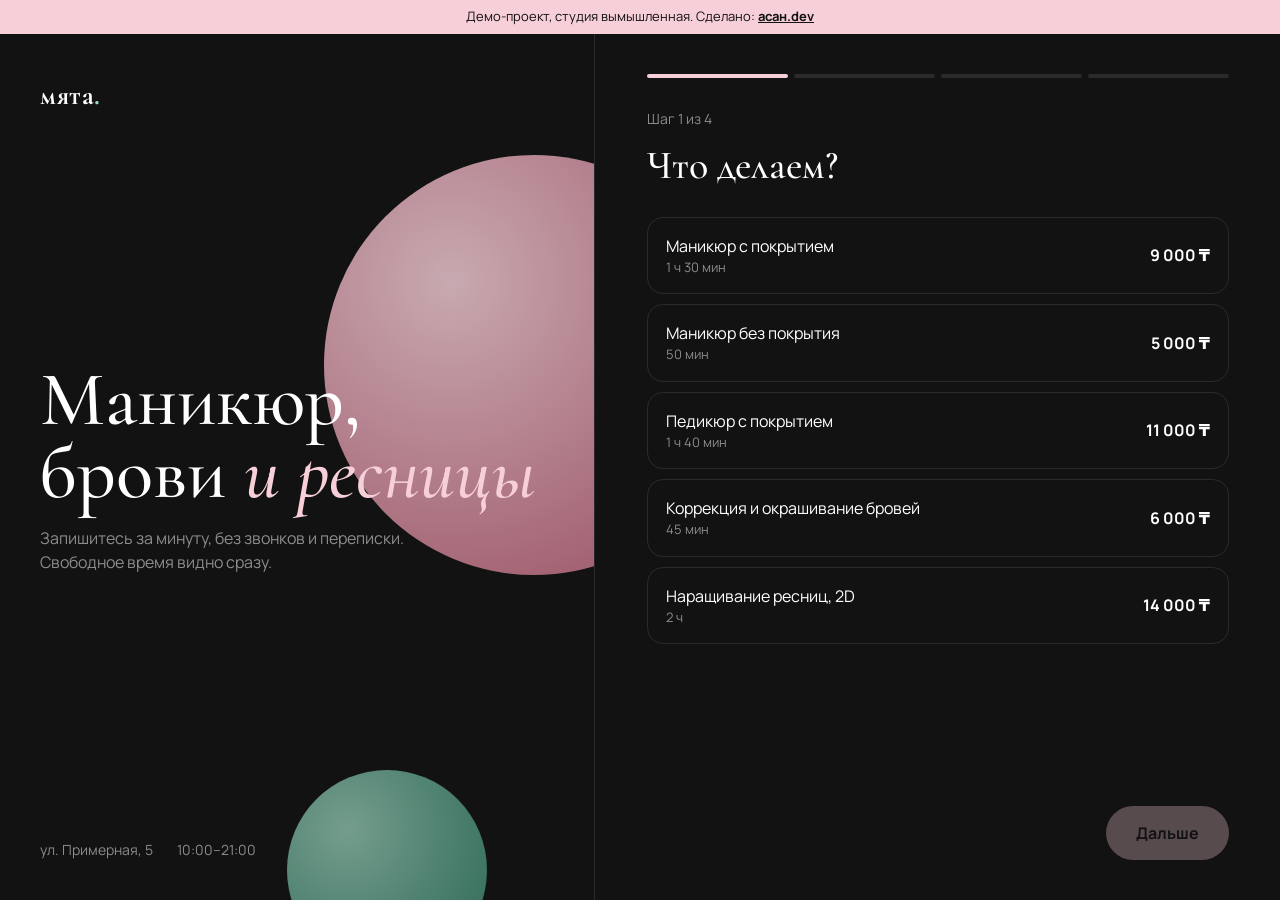
<file: demos/salon/index.html>
<!doctype html>
<html lang="ru">
<head>
<meta charset="utf-8">
<meta name="viewport" content="width=device-width, initial-scale=1">
<title>Студия «Мята», онлайн-запись (демо)</title>
<link rel="preconnect" href="https://fonts.googleapis.com">
<link rel="preconnect" href="https://fonts.gstatic.com" crossorigin>
<link href="https://fonts.googleapis.com/css2?family=Cormorant+Garamond:ital,wght@0,500;0,700;1,500&family=Manrope:wght@400;500;700&display=swap" rel="stylesheet">
<style>
  :root { --black:#121212; --blush:#f6cfd8; --blush-2:#fbe8ed; --mint:#9fd8c2; --grey:#8c8c8c; --line:#2a2a2a; }
  * { box-sizing:border-box; }
  body { margin:0; background:var(--black); color:#fff; font:400 16px/1.5 'Manrope',system-ui,sans-serif; }
  button { font:inherit; cursor:pointer; color:inherit; }
  .demo-bar { background:var(--blush); color:var(--black); text-align:center; font-size:13px; padding:7px 12px; }
  .demo-bar a { color:inherit; font-weight:700; }
  .layout { display:grid; grid-template-columns:1fr 1.15fr; min-height:calc(100vh - 34px); }

  .side { position:relative; padding:40px; display:flex; flex-direction:column; justify-content:space-between; overflow:hidden; border-right:1px solid var(--line); }
  .logo { font-family:'Cormorant Garamond',serif; font-size:28px; font-weight:700; letter-spacing:.02em; }
  .logo span { color:var(--mint); }
  .side h1 { font-family:'Cormorant Garamond',serif; font-weight:500; font-size:clamp(46px,6vw,92px); line-height:.95; margin:0; position:relative; z-index:1; }
  .side h1 i { color:var(--blush); }
  .side p { color:var(--grey); max-width:24rem; position:relative; z-index:1; }
  .blob { position:absolute; width:420px; height:420px; right:-150px; top:14%; border-radius:50%; background:radial-gradient(circle at 30% 30%, var(--blush), #c9788c 75%); opacity:.8; animation:float 9s ease-in-out infinite; }
  .blob.b2 { width:200px; height:200px; right:18%; top:auto; bottom:-70px; background:radial-gradient(circle at 30% 30%, var(--mint), #4f9e84 75%); opacity:.7; animation-duration:11s; }
  @keyframes float { 50% { transform:translate(-20px,24px) rotate(8deg); } }
  .contacts { display:flex; gap:24px; color:var(--grey); font-size:14px; position:relative; z-index:1; }

  .book { padding:40px clamp(20px,4vw,56px); display:flex; flex-direction:column; }
  .progress { display:flex; gap:6px; margin-bottom:30px; }
  .progress i { flex:1; height:4px; border-radius:4px; background:var(--line); transition:background .3s; }
  .progress i.on { background:var(--blush); }
  .step-label { color:var(--grey); font-size:14px; margin:0 0 6px; }
  .book h2 { font-family:'Cormorant Garamond',serif; font-weight:500; font-size:40px; margin:0 0 22px; }
  .opts { display:grid; gap:10px; }
  .opt { text-align:left; background:transparent; border:1px solid var(--line); border-radius:16px; padding:16px 18px; display:flex; justify-content:space-between; align-items:center; gap:14px; transition:border-color .2s, background .2s; }
  .opt:hover { border-color:var(--blush); }
  .opt.sel { background:var(--blush); color:var(--black); border-color:var(--blush); }
  .opt small { display:block; color:var(--grey); font-size:13px; }
  .opt.sel small { color:#555; }
  .opt b { white-space:nowrap; }
  .ava { width:44px; height:44px; border-radius:50%; display:grid; place-items:center; font-weight:700; color:var(--black); flex-shrink:0; }
  .who { display:flex; gap:14px; align-items:center; }
  .stars { color:var(--mint); font-size:13px; }

  .days { display:flex; gap:8px; overflow-x:auto; padding-bottom:8px; margin-bottom:22px; scrollbar-width:thin; }
  .day { flex:0 0 62px; border:1px solid var(--line); background:transparent; border-radius:14px; padding:10px 0; text-align:center; }
  .day small { display:block; color:var(--grey); font-size:12px; }
  .day b { font-size:20px; }
  .day.sel { background:var(--blush); color:var(--black); border-color:var(--blush); }
  .day.sel small { color:#555; }
  .times { display:grid; grid-template-columns:repeat(4,1fr); gap:8px; }
  .time { border:1px solid var(--line); background:transparent; border-radius:12px; padding:11px 0; }
  .time:disabled { color:#444; text-decoration:line-through; cursor:not-allowed; }
  .time.sel { background:var(--mint); color:var(--black); border-color:var(--mint); }

  label { display:block; color:var(--grey); font-size:14px; margin:14px 0 6px; }
  input { width:100%; background:transparent; border:1px solid var(--line); border-radius:14px; padding:14px 16px; color:#fff; font:inherit; }
  input:focus { outline:none; border-color:var(--blush); }
  .summary { background:#1c1c1c; border-radius:18px; padding:18px; margin-bottom:6px; display:grid; gap:6px; font-size:15px; }
  .summary div { display:flex; justify-content:space-between; gap:12px; }
  .summary span { color:var(--grey); }

  .nav { display:flex; justify-content:space-between; margin-top:auto; padding-top:28px; gap:12px; }
  .back { background:transparent; border:0; color:var(--grey); }
  .next { background:var(--blush); color:var(--black); border:0; border-radius:99px; padding:15px 30px; font-weight:700; }
  .next:disabled { opacity:.3; cursor:not-allowed; }
  .wa { background:#1f2c25; border:1px solid #2f4a3b; border-radius:16px; padding:16px; white-space:pre-wrap; font-size:14px; margin:14px 0; }
  .done-ic { width:64px; height:64px; border-radius:50%; background:var(--mint); color:var(--black); display:grid; place-items:center; font-size:30px; margin-bottom:16px; }
  .fade { animation:fade .35s ease; }
  @keyframes fade { from { opacity:0; transform:translateY(10px); } }

  @media (max-width:860px) {
    .layout { grid-template-columns:1fr; }
    .side { padding:28px 20px 34px; border-right:0; border-bottom:1px solid var(--line); gap:26px; }
    .blob { width:220px; height:220px; right:-110px; top:4%; }
    .blob.b2 { width:120px; height:120px; right:-30px; bottom:-50px; }
    .book { padding:28px 20px 40px; }
    .times { grid-template-columns:repeat(3,1fr); }
  }
</style>
</head>
<body>
<div class="demo-bar">Демо-проект, студия вымышленная. Сделано: <a href="../../">асан.dev</a></div>
<div class="layout">
  <aside class="side">
    <div class="blob"></div><div class="blob b2"></div>
    <div class="logo">мята<span>.</span></div>
    <div>
      <h1>Маникюр,<br>брови <i>и&nbsp;ресницы</i></h1>
      <p>Запишитесь за минуту, без звонков и переписки. Свободное время видно сразу.</p>
    </div>
    <div class="contacts"><span>ул. Примерная, 5</span><span>10:00–21:00</span></div>
  </aside>

  <main class="book">
    <div class="progress" id="progress"></div>
    <div id="stage" class="fade"></div>
    <div class="nav" id="nav">
      <button class="back" id="back">← Назад</button>
      <button class="next" id="next">Дальше</button>
    </div>
  </main>
</div>

<script>
const SERVICES = [
  { name:'Маникюр с покрытием', dur:'1 ч 30 мин', price:9000 },
  { name:'Маникюр без покрытия', dur:'50 мин', price:5000 },
  { name:'Педикюр с покрытием', dur:'1 ч 40 мин', price:11000 },
  { name:'Коррекция и окрашивание бровей', dur:'45 мин', price:6000 },
  { name:'Наращивание ресниц, 2D', dur:'2 ч', price:14000 }
];
const MASTERS = [
  { name:'Любой свободный мастер', note:'Покажем больше времени', c:'#ffffff', i:'★' },
  { name:'Алия', note:'Маникюр, педикюр · 6 лет', c:'#f6cfd8', i:'А', r:'4.9' },
  { name:'Дана', note:'Маникюр, дизайн · 4 года', c:'#9fd8c2', i:'Д', r:'4.8' },
  { name:'Камила', note:'Брови и ресницы · 5 лет', c:'#f3dc9b', i:'К', r:'5.0' }
];
const TIMES = ['10:00','11:00','12:00','13:00','14:00','15:00','16:00','17:00','18:00','19:00','20:00'];
const DOW = ['вс','пн','вт','ср','чт','пт','сб'];
const MON = ['янв','фев','мар','апр','мая','июн','июл','авг','сен','окт','ноя','дек'];
const fmt = n => n.toLocaleString('ru-RU') + ' ₸';

const st = { step:0, service:null, master:null, day:0, time:null, name:'', phone:'' };
const days = Array.from({ length:14 }, (_, i) => { const d = new Date(); d.setDate(d.getDate()+i); return d; });

// «занятые» слоты: детерминированно от даты и мастера, чтобы картинка не прыгала
function busy(dayIdx, t) {
  const seed = (dayIdx * 31 + TIMES.indexOf(t) * 7 + (st.master || 0) * 13) % 10;
  if (dayIdx === 0 && +t.slice(0,2) <= new Date().getHours()) return true;
  return seed < 3;
}

const STEPS = [
  { label:'Шаг 1 из 4', title:'Что делаем?', ok:() => st.service !== null, html:() =>
    `<div class="opts">${SERVICES.map((s,i) => `<button class="opt ${st.service===i?'sel':''}" data-k="service" data-v="${i}"><span>${s.name}<small>${s.dur}</small></span><b>${fmt(s.price)}</b></button>`).join('')}</div>` },
  { label:'Шаг 2 из 4', title:'К кому?', ok:() => st.master !== null, html:() =>
    `<div class="opts">${MASTERS.map((m,i) => `<button class="opt ${st.master===i?'sel':''}" data-k="master" data-v="${i}"><span class="who"><span class="ava" style="background:${m.c}">${m.i}</span><span>${m.name}<small>${m.note}</small></span></span>${m.r ? `<span class="stars">★ ${m.r}</span>` : ''}</button>`).join('')}</div>` },
  { label:'Шаг 3 из 4', title:'Когда удобно?', ok:() => st.time !== null, html:() =>
    `<div class="days">${days.map((d,i) => `<button class="day ${st.day===i?'sel':''}" data-k="day" data-v="${i}"><small>${i===0?'сегодня':DOW[d.getDay()]}</small><b>${d.getDate()}</b><small>${MON[d.getMonth()]}</small></button>`).join('')}</div>
     <div class="times">${TIMES.map(t => `<button class="time ${st.time===t?'sel':''}" data-k="time" data-v="${t}" ${busy(st.day,t)?'disabled':''}>${t}</button>`).join('')}</div>` },
  { label:'Шаг 4 из 4', title:'Почти готово', ok:() => st.name.trim().length > 1 && st.phone.replace(/\D/g,'').length >= 11, html:() => {
      const d = days[st.day];
      return `<div class="summary">
        <div><span>Услуга</span><b>${SERVICES[st.service].name}</b></div>
        <div><span>Мастер</span><b>${MASTERS[st.master].name}</b></div>
        <div><span>Когда</span><b>${d.getDate()} ${MON[d.getMonth()]}, ${st.time}</b></div>
        <div><span>Стоимость</span><b>${fmt(SERVICES[st.service].price)}</b></div></div>
        <label>Ваше имя</label><input id="nm" value="${st.name}" placeholder="Например, Айгерим">
        <label>Телефон</label><input id="ph" value="${st.phone}" inputmode="tel" placeholder="+7 7__ ___ __ __">`; } }
];

function render() {
  progress.innerHTML = STEPS.map((_, i) => `<i class="${i <= st.step ? 'on' : ''}"></i>`).join('');
  if (st.step >= STEPS.length) return renderDone();
  const s = STEPS[st.step];
  stage.className = ''; void stage.offsetWidth; stage.className = 'fade';
  stage.innerHTML = `<p class="step-label">${s.label}</p><h2>${s.title}</h2>${s.html()}`;
  back.style.visibility = st.step ? 'visible' : 'hidden';
  next.textContent = st.step === STEPS.length - 1 ? 'Записаться' : 'Дальше';
  next.disabled = !s.ok();
  const nm = document.getElementById('nm'), ph = document.getElementById('ph');
  if (nm) {
    nm.oninput = () => { st.name = nm.value; next.disabled = !s.ok(); };
    ph.oninput = () => {
      let d = ph.value.replace(/\D/g,''); if (d.startsWith('8')) d = '7' + d.slice(1); if (d && !d.startsWith('7')) d = '7' + d; d = d.slice(0,11);
      const p = [d.slice(1,4), d.slice(4,7), d.slice(7,9), d.slice(9,11)];
      ph.value = d ? '+7 ' + p.filter(Boolean).join(' ') : '';
      st.phone = ph.value; next.disabled = !s.ok();
    };
  }
}
function renderDone() {
  const d = days[st.day];
  const text = `Новая запись 💅\n${SERVICES[st.service].name}\nМастер: ${MASTERS[st.master].name}\n${d.getDate()} ${MON[d.getMonth()]}, ${st.time}\nКлиент: ${st.name}, ${st.phone}`;
  stage.innerHTML = `<div class="fade"><div class="done-ic">✓</div><h2>Вы записаны!</h2>
    <p style="color:var(--grey)">Напомним за день до визита. В настоящем сайте администратор сразу получит в WhatsApp вот такое сообщение:</p>
    <div class="wa">${text.replace(/</g,'&lt;')}</div></div>`;
  back.style.visibility = 'hidden';
  next.textContent = 'Записаться ещё раз'; next.disabled = false;
}

stage.onclick = e => {
  const b = e.target.closest('button[data-k]'); if (!b || b.disabled) return;
  const k = b.dataset.k, v = b.dataset.v;
  st[k] = k === 'time' ? v : +v;
  if (k === 'day' || k === 'master') st.time = null;
  render();
};
next.onclick = () => {
  if (st.step >= STEPS.length) { Object.assign(st, { step:0, service:null, master:null, day:0, time:null }); return render(); }
  st.step++; render();
};
back.onclick = () => { st.step = Math.max(0, st.step - 1); render(); };
render();
</script>
</body>
</html>
</file>
